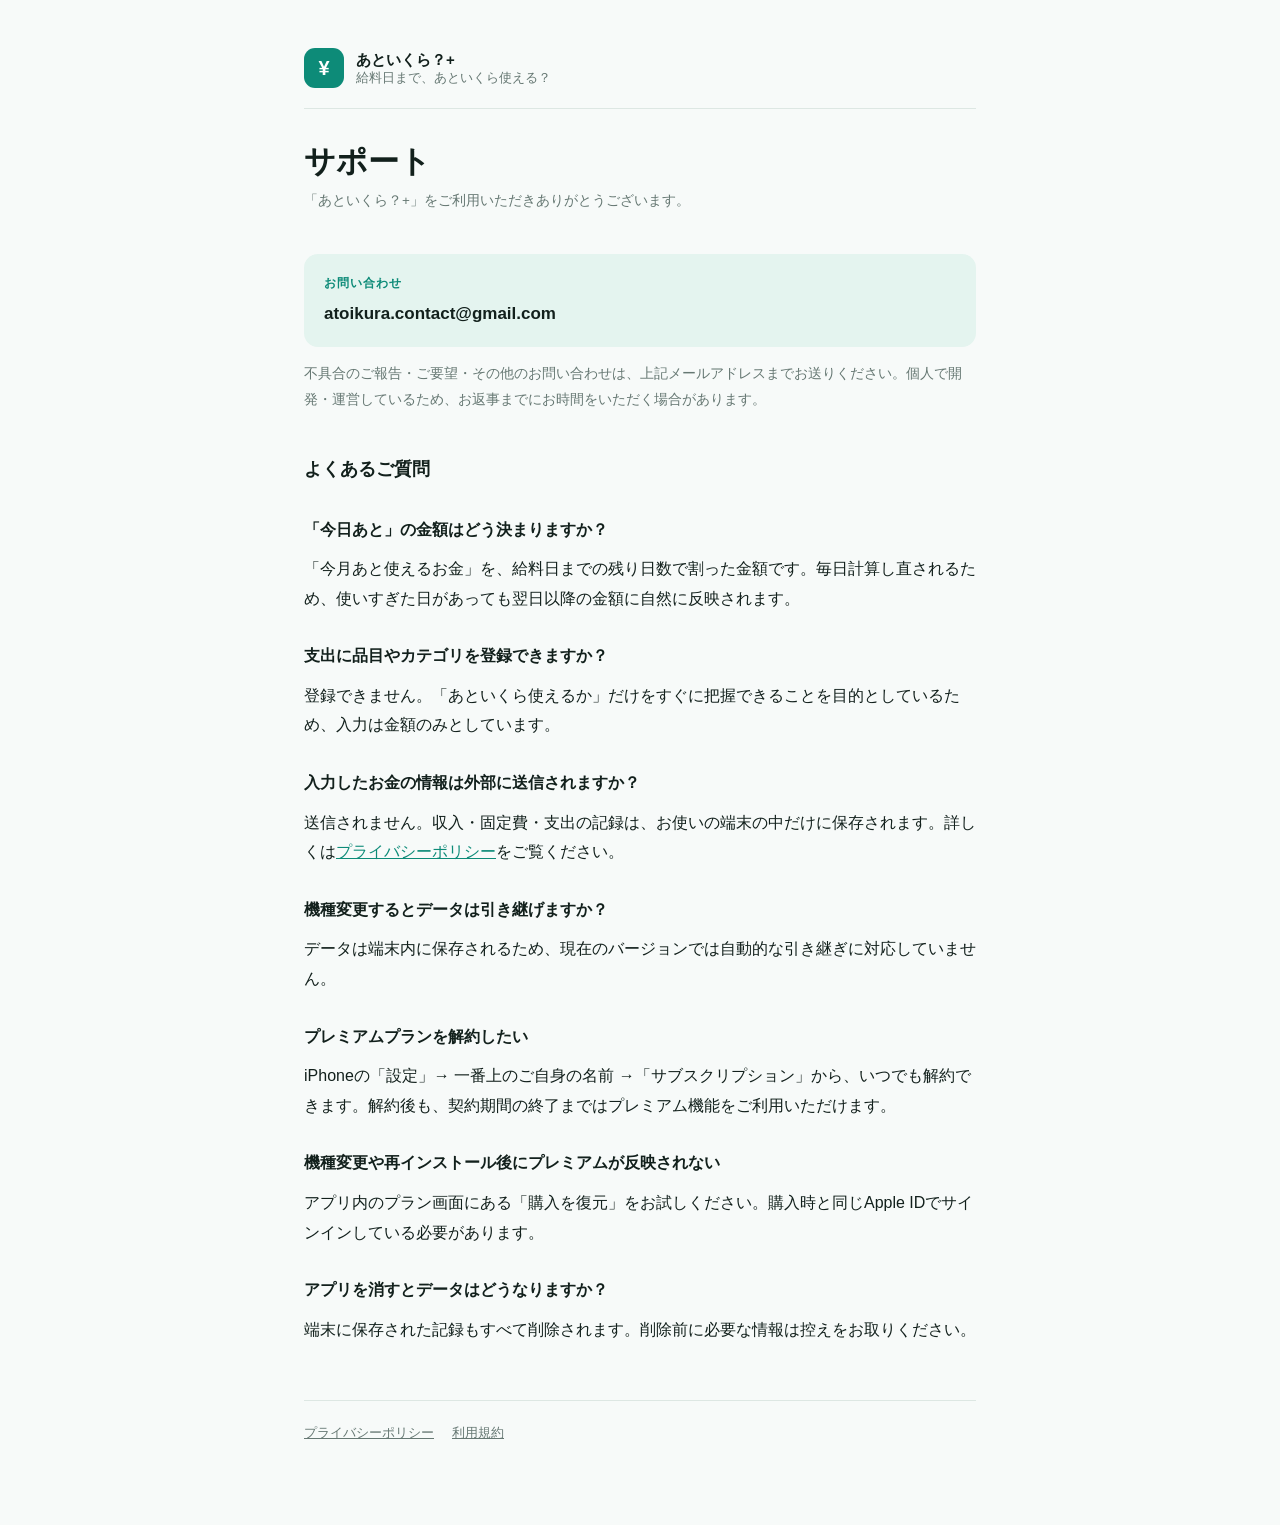
<file: index.html>
<!DOCTYPE html>
<html lang="ja">
<head>
<meta charset="UTF-8">
<meta name="viewport" content="width=device-width, initial-scale=1">
<title>サポート｜あといくら？+</title>
<link rel="stylesheet" href="style.css">
</head>
<body>
<div class="wrap">

  <header class="site">
    <div class="mark">¥</div>
    <div class="site-name">あといくら？+<span>給料日まで、あといくら使える？</span></div>
  </header>

  <h1>サポート</h1>
  <p class="date">「あといくら？+」をご利用いただきありがとうございます。</p>

  <div class="contact">
    <p class="label">お問い合わせ</p>
    <a href="mailto:atoikura.contact@gmail.com">atoikura.contact@gmail.com</a>
  </div>
  <p style="margin-top:14px; color:var(--muted); font-size:14px;">不具合のご報告・ご要望・その他のお問い合わせは、上記メールアドレスまでお送りください。個人で開発・運営しているため、お返事までにお時間をいただく場合があります。</p>

  <h2>よくあるご質問</h2>

  <h2 style="font-size:16px; margin-top:28px;">「今日あと」の金額はどう決まりますか？</h2>
  <p>「今月あと使えるお金」を、給料日までの残り日数で割った金額です。毎日計算し直されるため、使いすぎた日があっても翌日以降の金額に自然に反映されます。</p>

  <h2 style="font-size:16px; margin-top:28px;">支出に品目やカテゴリを登録できますか？</h2>
  <p>登録できません。「あといくら使えるか」だけをすぐに把握できることを目的としているため、入力は金額のみとしています。</p>

  <h2 style="font-size:16px; margin-top:28px;">入力したお金の情報は外部に送信されますか？</h2>
  <p>送信されません。収入・固定費・支出の記録は、お使いの端末の中だけに保存されます。詳しくは<a href="privacy.html">プライバシーポリシー</a>をご覧ください。</p>

  <h2 style="font-size:16px; margin-top:28px;">機種変更するとデータは引き継げますか？</h2>
  <p>データは端末内に保存されるため、現在のバージョンでは自動的な引き継ぎに対応していません。</p>

  <h2 style="font-size:16px; margin-top:28px;">プレミアムプランを解約したい</h2>
  <p>iPhoneの「設定」→ 一番上のご自身の名前 →「サブスクリプション」から、いつでも解約できます。解約後も、契約期間の終了まではプレミアム機能をご利用いただけます。</p>

  <h2 style="font-size:16px; margin-top:28px;">機種変更や再インストール後にプレミアムが反映されない</h2>
  <p>アプリ内のプラン画面にある「購入を復元」をお試しください。購入時と同じApple IDでサインインしている必要があります。</p>

  <h2 style="font-size:16px; margin-top:28px;">アプリを消すとデータはどうなりますか？</h2>
  <p>端末に保存された記録もすべて削除されます。削除前に必要な情報は控えをお取りください。</p>

  <footer class="site">
    <a href="privacy.html">プライバシーポリシー</a>
    <a href="terms.html">利用規約</a>
  </footer>

</div>
</body>
</html>
</file>
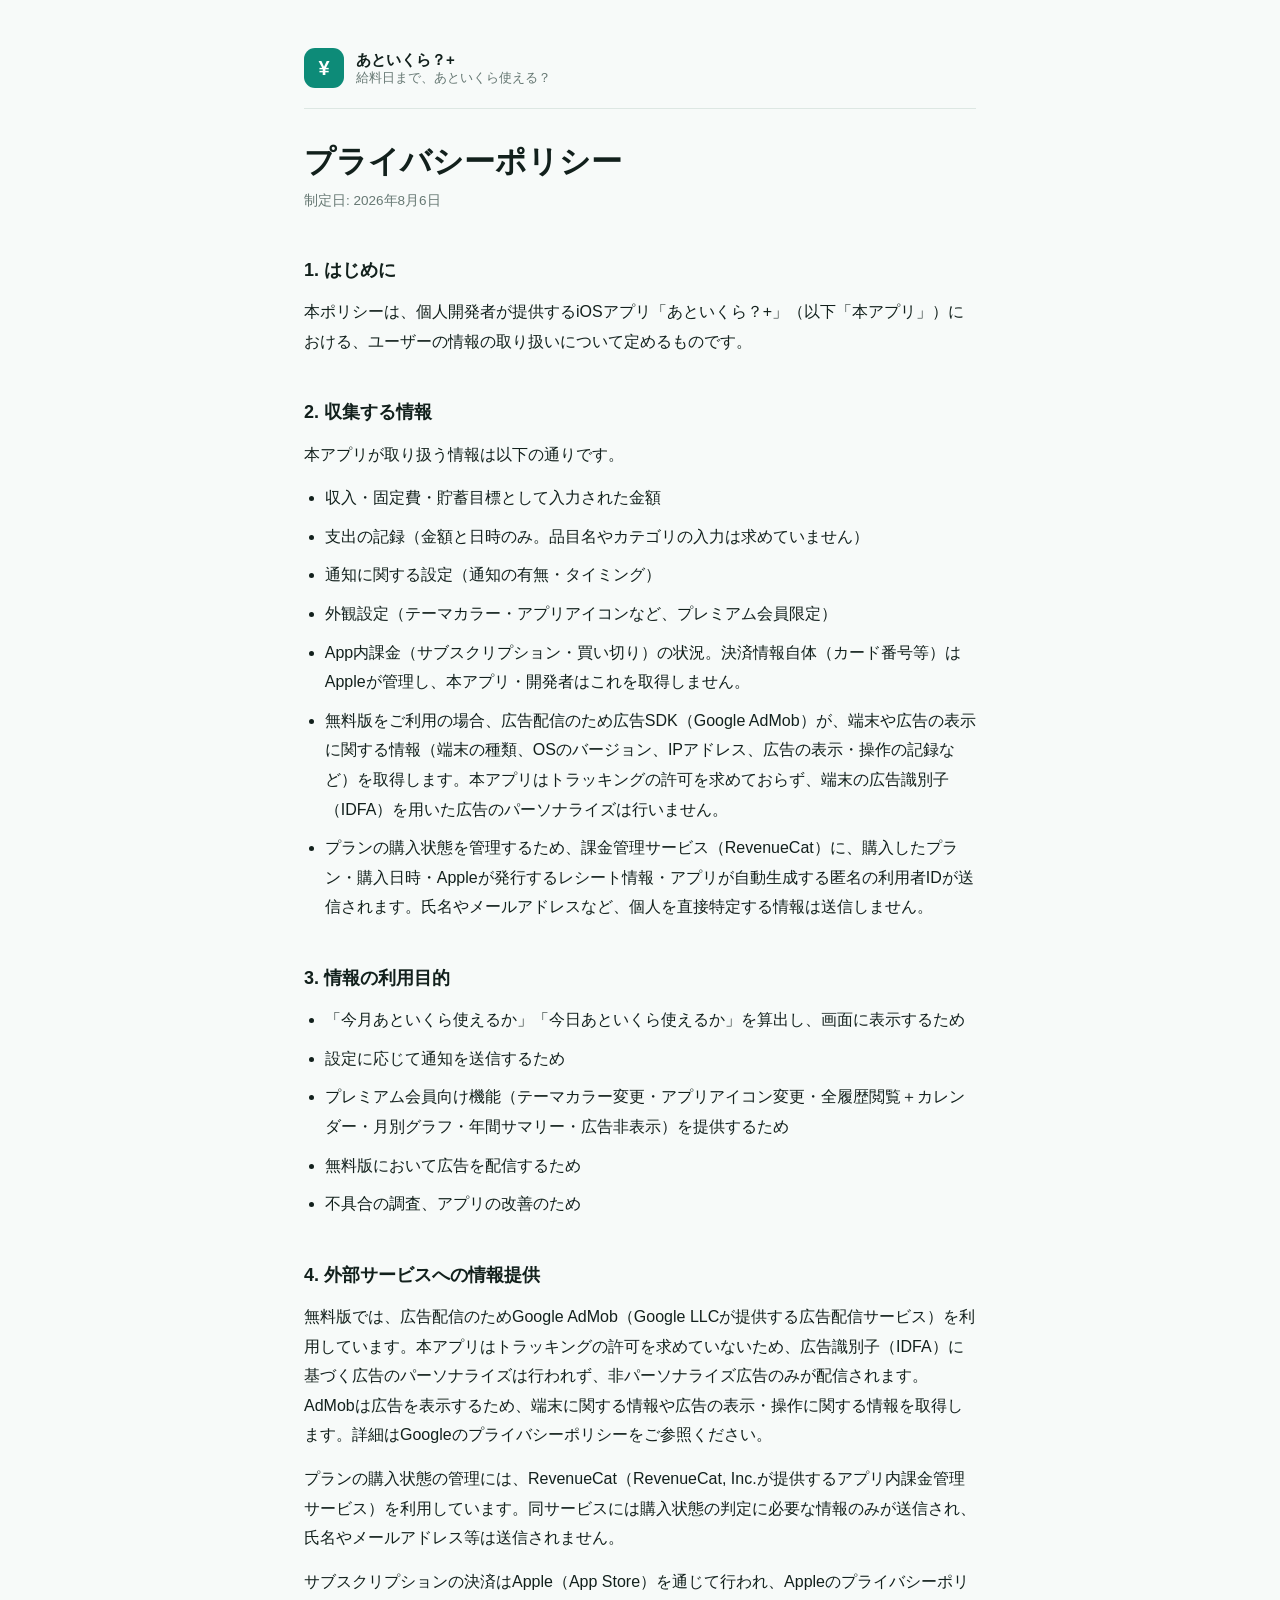
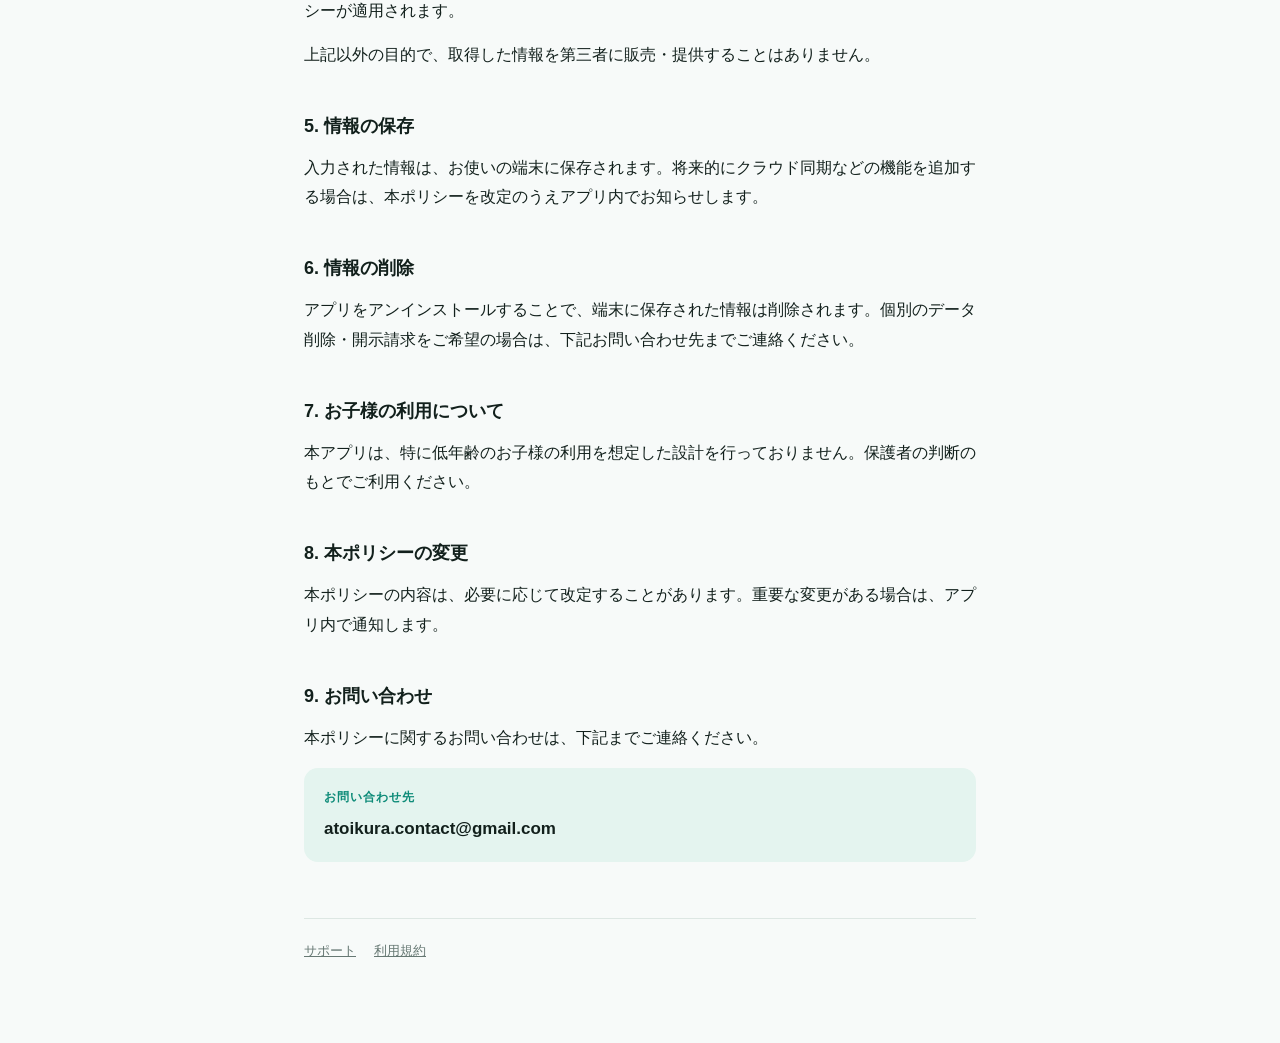
<file: privacy.html>
<!DOCTYPE html>
<html lang="ja">
<head>
<meta charset="UTF-8">
<meta name="viewport" content="width=device-width, initial-scale=1">
<title>プライバシーポリシー｜あといくら？+</title>
<link rel="stylesheet" href="style.css">
</head>
<body>
<div class="wrap">

  <header class="site">
    <div class="mark">¥</div>
    <div class="site-name">あといくら？+<span>給料日まで、あといくら使える？</span></div>
  </header>

  <h1>プライバシーポリシー</h1>
  <p class="date">制定日: 2026年8月6日</p>

  <h2>1. はじめに</h2>
  <p>本ポリシーは、個人開発者が提供するiOSアプリ「あといくら？+」（以下「本アプリ」）における、ユーザーの情報の取り扱いについて定めるものです。</p>

  <h2>2. 収集する情報</h2>
  <p>本アプリが取り扱う情報は以下の通りです。</p>
  <ul>
    <li>収入・固定費・貯蓄目標として入力された金額</li>
    <li>支出の記録（金額と日時のみ。品目名やカテゴリの入力は求めていません）</li>
    <li>通知に関する設定（通知の有無・タイミング）</li>
    <li>外観設定（テーマカラー・アプリアイコンなど、プレミアム会員限定）</li>
    <li>App内課金（サブスクリプション・買い切り）の状況。決済情報自体（カード番号等）はAppleが管理し、本アプリ・開発者はこれを取得しません。</li>
    <li>無料版をご利用の場合、広告配信のため広告SDK（Google AdMob）が、端末や広告の表示に関する情報（端末の種類、OSのバージョン、IPアドレス、広告の表示・操作の記録など）を取得します。本アプリはトラッキングの許可を求めておらず、端末の広告識別子（IDFA）を用いた広告のパーソナライズは行いません。</li>
    <li>プランの購入状態を管理するため、課金管理サービス（RevenueCat）に、購入したプラン・購入日時・Appleが発行するレシート情報・アプリが自動生成する匿名の利用者IDが送信されます。氏名やメールアドレスなど、個人を直接特定する情報は送信しません。</li>
  </ul>

  <h2>3. 情報の利用目的</h2>
  <ul>
    <li>「今月あといくら使えるか」「今日あといくら使えるか」を算出し、画面に表示するため</li>
    <li>設定に応じて通知を送信するため</li>
    <li>プレミアム会員向け機能（テーマカラー変更・アプリアイコン変更・全履歴閲覧＋カレンダー・月別グラフ・年間サマリー・広告非表示）を提供するため</li>
    <li>無料版において広告を配信するため</li>
    <li>不具合の調査、アプリの改善のため</li>
  </ul>

  <h2>4. 外部サービスへの情報提供</h2>
  <p>無料版では、広告配信のためGoogle AdMob（Google LLCが提供する広告配信サービス）を利用しています。本アプリはトラッキングの許可を求めていないため、広告識別子（IDFA）に基づく広告のパーソナライズは行われず、非パーソナライズ広告のみが配信されます。AdMobは広告を表示するため、端末に関する情報や広告の表示・操作に関する情報を取得します。詳細はGoogleのプライバシーポリシーをご参照ください。</p>
  <p>プランの購入状態の管理には、RevenueCat（RevenueCat, Inc.が提供するアプリ内課金管理サービス）を利用しています。同サービスには購入状態の判定に必要な情報のみが送信され、氏名やメールアドレス等は送信されません。</p>
  <p>サブスクリプションの決済はApple（App Store）を通じて行われ、Appleのプライバシーポリシーが適用されます。</p>
  <p>上記以外の目的で、取得した情報を第三者に販売・提供することはありません。</p>

  <h2>5. 情報の保存</h2>
  <p>入力された情報は、お使いの端末に保存されます。将来的にクラウド同期などの機能を追加する場合は、本ポリシーを改定のうえアプリ内でお知らせします。</p>

  <h2>6. 情報の削除</h2>
  <p>アプリをアンインストールすることで、端末に保存された情報は削除されます。個別のデータ削除・開示請求をご希望の場合は、下記お問い合わせ先までご連絡ください。</p>

  <h2>7. お子様の利用について</h2>
  <p>本アプリは、特に低年齢のお子様の利用を想定した設計を行っておりません。保護者の判断のもとでご利用ください。</p>

  <h2>8. 本ポリシーの変更</h2>
  <p>本ポリシーの内容は、必要に応じて改定することがあります。重要な変更がある場合は、アプリ内で通知します。</p>

  <h2>9. お問い合わせ</h2>
  <p>本ポリシーに関するお問い合わせは、下記までご連絡ください。</p>
  <div class="contact">
    <p class="label">お問い合わせ先</p>
    <a href="mailto:atoikura.contact@gmail.com">atoikura.contact@gmail.com</a>
  </div>

  <footer class="site">
    <a href="index.html">サポート</a>
    <a href="terms.html">利用規約</a>
  </footer>

</div>
</body>
</html>
</file>
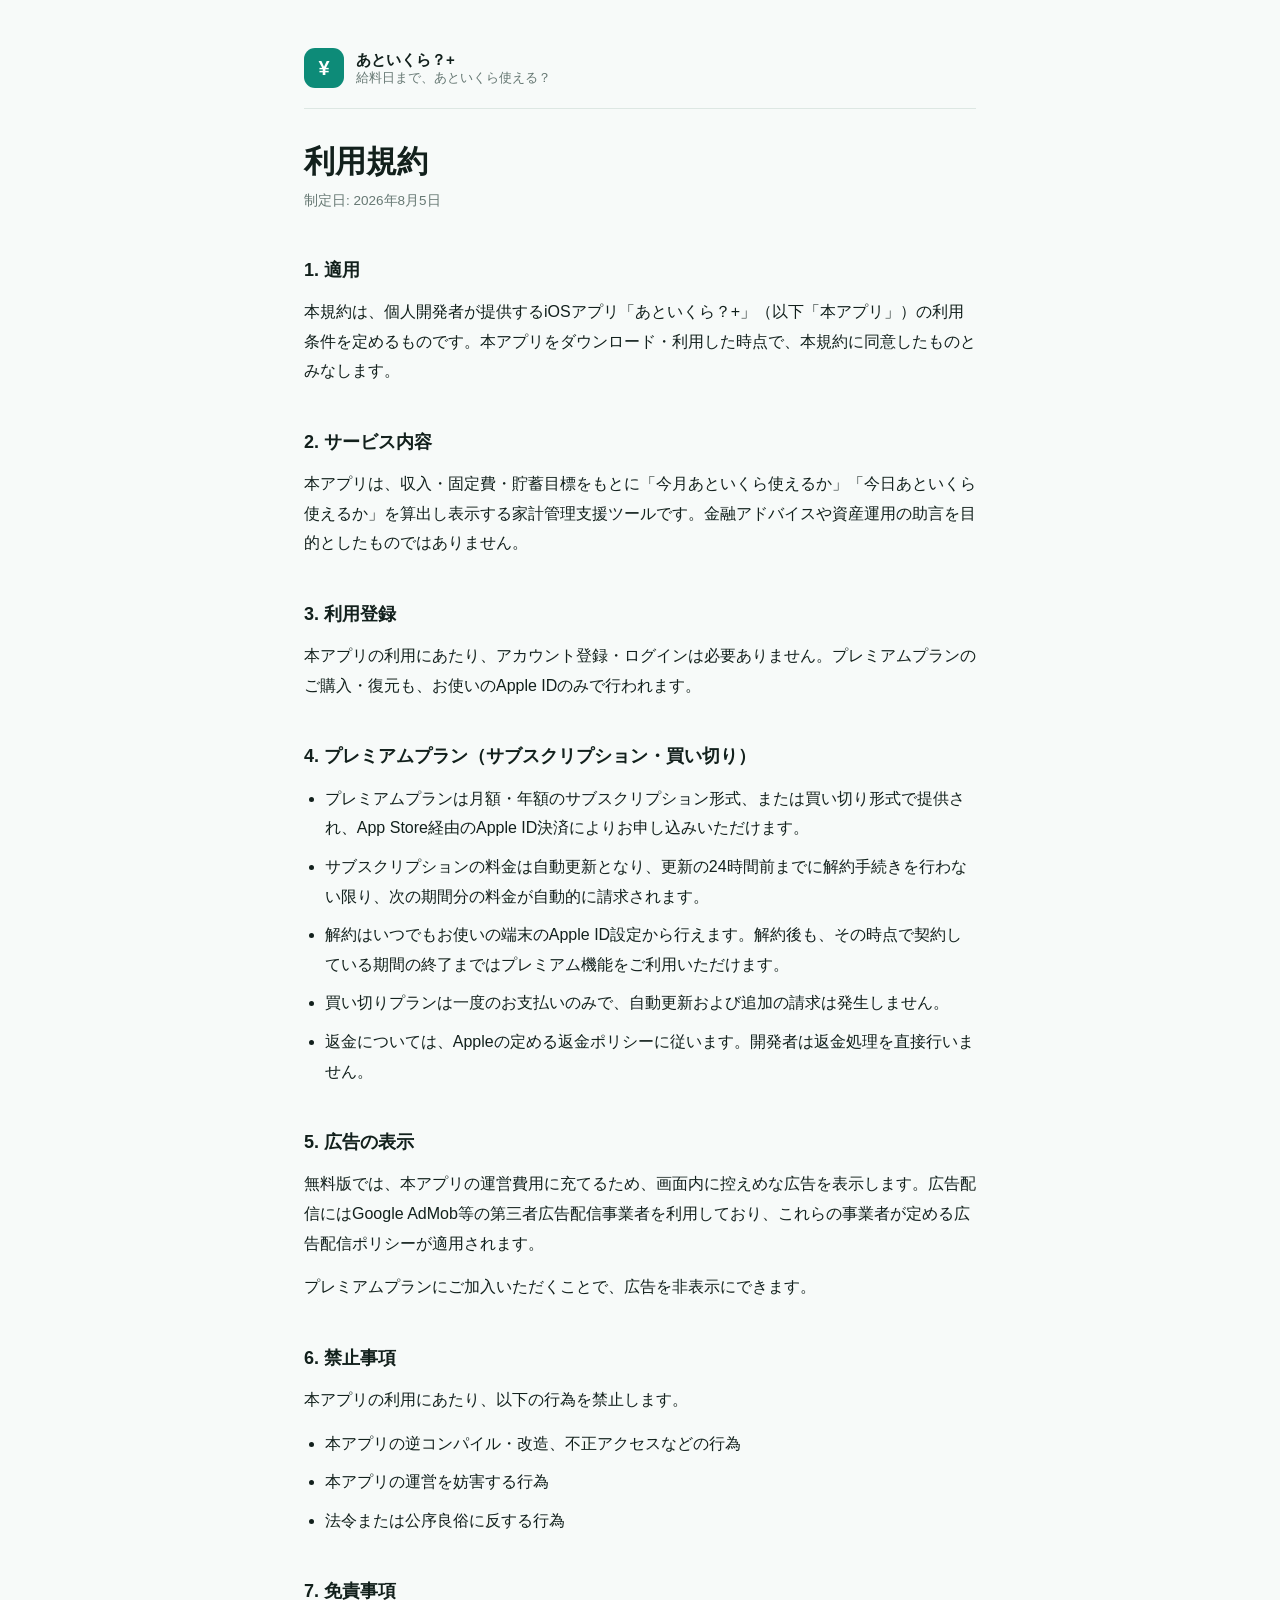
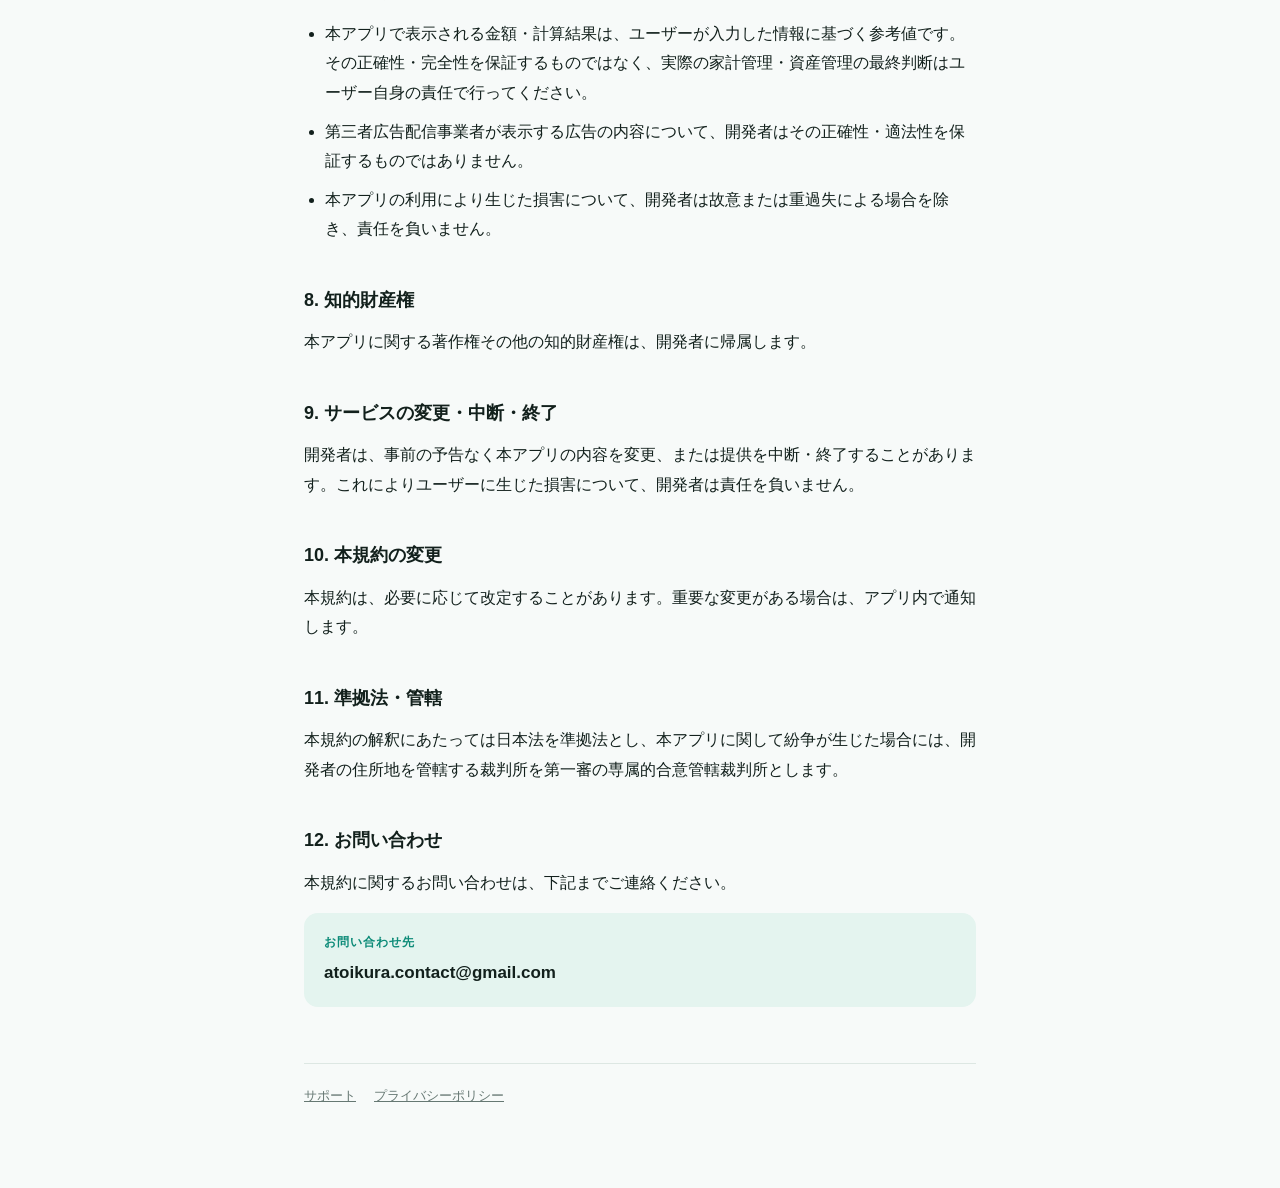
<file: terms.html>
<!DOCTYPE html>
<html lang="ja">
<head>
<meta charset="UTF-8">
<meta name="viewport" content="width=device-width, initial-scale=1">
<title>利用規約｜あといくら？+</title>
<link rel="stylesheet" href="style.css">
</head>
<body>
<div class="wrap">

  <header class="site">
    <div class="mark">¥</div>
    <div class="site-name">あといくら？+<span>給料日まで、あといくら使える？</span></div>
  </header>

  <h1>利用規約</h1>
  <p class="date">制定日: 2026年8月5日</p>

  <h2>1. 適用</h2>
  <p>本規約は、個人開発者が提供するiOSアプリ「あといくら？+」（以下「本アプリ」）の利用条件を定めるものです。本アプリをダウンロード・利用した時点で、本規約に同意したものとみなします。</p>

  <h2>2. サービス内容</h2>
  <p>本アプリは、収入・固定費・貯蓄目標をもとに「今月あといくら使えるか」「今日あといくら使えるか」を算出し表示する家計管理支援ツールです。金融アドバイスや資産運用の助言を目的としたものではありません。</p>

  <h2>3. 利用登録</h2>
  <p>本アプリの利用にあたり、アカウント登録・ログインは必要ありません。プレミアムプランのご購入・復元も、お使いのApple IDのみで行われます。</p>

  <h2>4. プレミアムプラン（サブスクリプション・買い切り）</h2>
  <ul>
    <li>プレミアムプランは月額・年額のサブスクリプション形式、または買い切り形式で提供され、App Store経由のApple ID決済によりお申し込みいただけます。</li>
    <li>サブスクリプションの料金は自動更新となり、更新の24時間前までに解約手続きを行わない限り、次の期間分の料金が自動的に請求されます。</li>
    <li>解約はいつでもお使いの端末のApple ID設定から行えます。解約後も、その時点で契約している期間の終了まではプレミアム機能をご利用いただけます。</li>
    <li>買い切りプランは一度のお支払いのみで、自動更新および追加の請求は発生しません。</li>
    <li>返金については、Appleの定める返金ポリシーに従います。開発者は返金処理を直接行いません。</li>
  </ul>

  <h2>5. 広告の表示</h2>
  <p>無料版では、本アプリの運営費用に充てるため、画面内に控えめな広告を表示します。広告配信にはGoogle AdMob等の第三者広告配信事業者を利用しており、これらの事業者が定める広告配信ポリシーが適用されます。</p>
  <p>プレミアムプランにご加入いただくことで、広告を非表示にできます。</p>

  <h2>6. 禁止事項</h2>
  <p>本アプリの利用にあたり、以下の行為を禁止します。</p>
  <ul>
    <li>本アプリの逆コンパイル・改造、不正アクセスなどの行為</li>
    <li>本アプリの運営を妨害する行為</li>
    <li>法令または公序良俗に反する行為</li>
  </ul>

  <h2>7. 免責事項</h2>
  <ul>
    <li>本アプリで表示される金額・計算結果は、ユーザーが入力した情報に基づく参考値です。その正確性・完全性を保証するものではなく、実際の家計管理・資産管理の最終判断はユーザー自身の責任で行ってください。</li>
    <li>第三者広告配信事業者が表示する広告の内容について、開発者はその正確性・適法性を保証するものではありません。</li>
    <li>本アプリの利用により生じた損害について、開発者は故意または重過失による場合を除き、責任を負いません。</li>
  </ul>

  <h2>8. 知的財産権</h2>
  <p>本アプリに関する著作権その他の知的財産権は、開発者に帰属します。</p>

  <h2>9. サービスの変更・中断・終了</h2>
  <p>開発者は、事前の予告なく本アプリの内容を変更、または提供を中断・終了することがあります。これによりユーザーに生じた損害について、開発者は責任を負いません。</p>

  <h2>10. 本規約の変更</h2>
  <p>本規約は、必要に応じて改定することがあります。重要な変更がある場合は、アプリ内で通知します。</p>

  <h2>11. 準拠法・管轄</h2>
  <p>本規約の解釈にあたっては日本法を準拠法とし、本アプリに関して紛争が生じた場合には、開発者の住所地を管轄する裁判所を第一審の専属的合意管轄裁判所とします。</p>

  <h2>12. お問い合わせ</h2>
  <p>本規約に関するお問い合わせは、下記までご連絡ください。</p>
  <div class="contact">
    <p class="label">お問い合わせ先</p>
    <a href="mailto:atoikura.contact@gmail.com">atoikura.contact@gmail.com</a>
  </div>

  <footer class="site">
    <a href="index.html">サポート</a>
    <a href="privacy.html">プライバシーポリシー</a>
  </footer>

</div>
</body>
</html>
</file>
<file: style.css>
:root {
  --ground: #F7FAF9;
  --surface: #FFFFFF;
  --tint: #E4F4EF;
  --ink: #12201C;
  --muted: #667873;
  --line: #DDE7E3;
  --accent: #0D8B78;
}

@media (prefers-color-scheme: dark) {
  :root {
    --ground: #0F1513;
    --surface: #171F1C;
    --tint: #16302A;
    --ink: #E9F0ED;
    --muted: #9BAAA5;
    --line: #27332F;
    --accent: #34CDB0;
  }
}

* { box-sizing: border-box; }

body {
  margin: 0;
  background: var(--ground);
  color: var(--ink);
  font-family: -apple-system, BlinkMacSystemFont, "Hiragino Sans", "Yu Gothic Medium", "Meiryo", sans-serif;
  font-size: 16px;
  line-height: 1.85;
  -webkit-font-smoothing: antialiased;
}

.wrap {
  max-width: 720px;
  margin: 0 auto;
  padding: 48px 24px 80px;
}

header.site {
  display: flex;
  align-items: center;
  gap: 12px;
  padding-bottom: 20px;
  margin-bottom: 32px;
  border-bottom: 1px solid var(--line);
}

.mark {
  width: 40px;
  height: 40px;
  border-radius: 11px;
  background: var(--accent);
  color: #fff;
  display: grid;
  place-items: center;
  font-size: 20px;
  font-weight: 800;
  flex: 0 0 auto;
}

.site-name {
  font-size: 15px;
  font-weight: 800;
  line-height: 1.3;
}

.site-name span {
  display: block;
  font-size: 12.5px;
  font-weight: 500;
  color: var(--muted);
}

h1 {
  font-size: clamp(24px, 4.5vw, 31px);
  font-weight: 800;
  line-height: 1.35;
  margin: 0 0 6px;
  text-wrap: balance;
}

.date {
  color: var(--muted);
  font-size: 13.5px;
  margin: 0 0 40px;
}

h2 {
  font-size: 18px;
  font-weight: 800;
  margin: 40px 0 10px;
  text-wrap: balance;
}

p { margin: 0 0 14px; }

ul { margin: 0 0 14px; padding-left: 1.3em; }
li { margin-bottom: 9px; }
li:last-child { margin-bottom: 0; }

.contact {
  background: var(--tint);
  border-radius: 14px;
  padding: 18px 20px;
  margin: 16px 0 0;
}

.contact .label {
  font-size: 12px;
  font-weight: 700;
  letter-spacing: .08em;
  color: var(--accent);
  margin: 0 0 4px;
}

.contact a {
  font-size: 17px;
  font-weight: 700;
  color: var(--ink);
  text-decoration: none;
  word-break: break-all;
}

.contact a:hover { text-decoration: underline; }

footer.site {
  margin-top: 56px;
  padding-top: 20px;
  border-top: 1px solid var(--line);
  color: var(--muted);
  font-size: 13px;
  display: flex;
  gap: 18px;
  flex-wrap: wrap;
}

footer.site a { color: var(--muted); }

a { color: var(--accent); }

a:focus-visible {
  outline: 2px solid var(--accent);
  outline-offset: 3px;
  border-radius: 3px;
}
</file>
